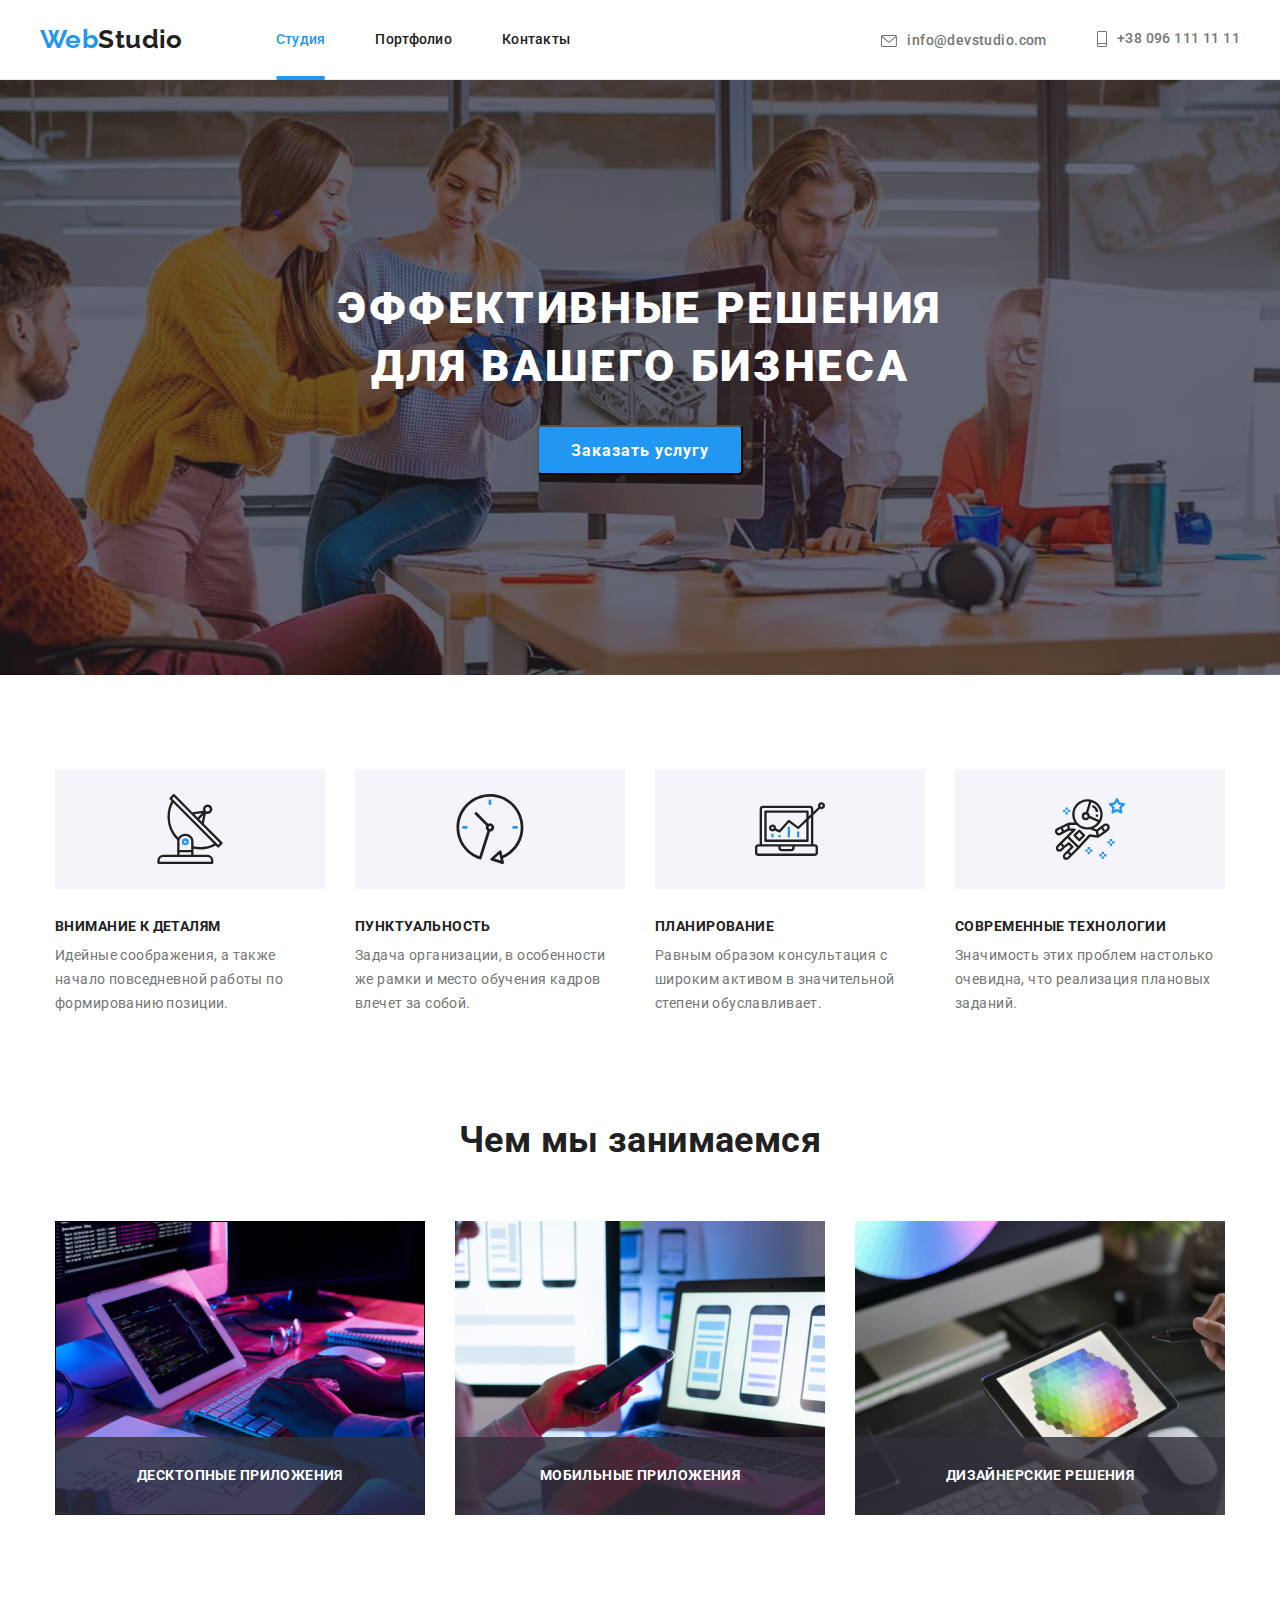
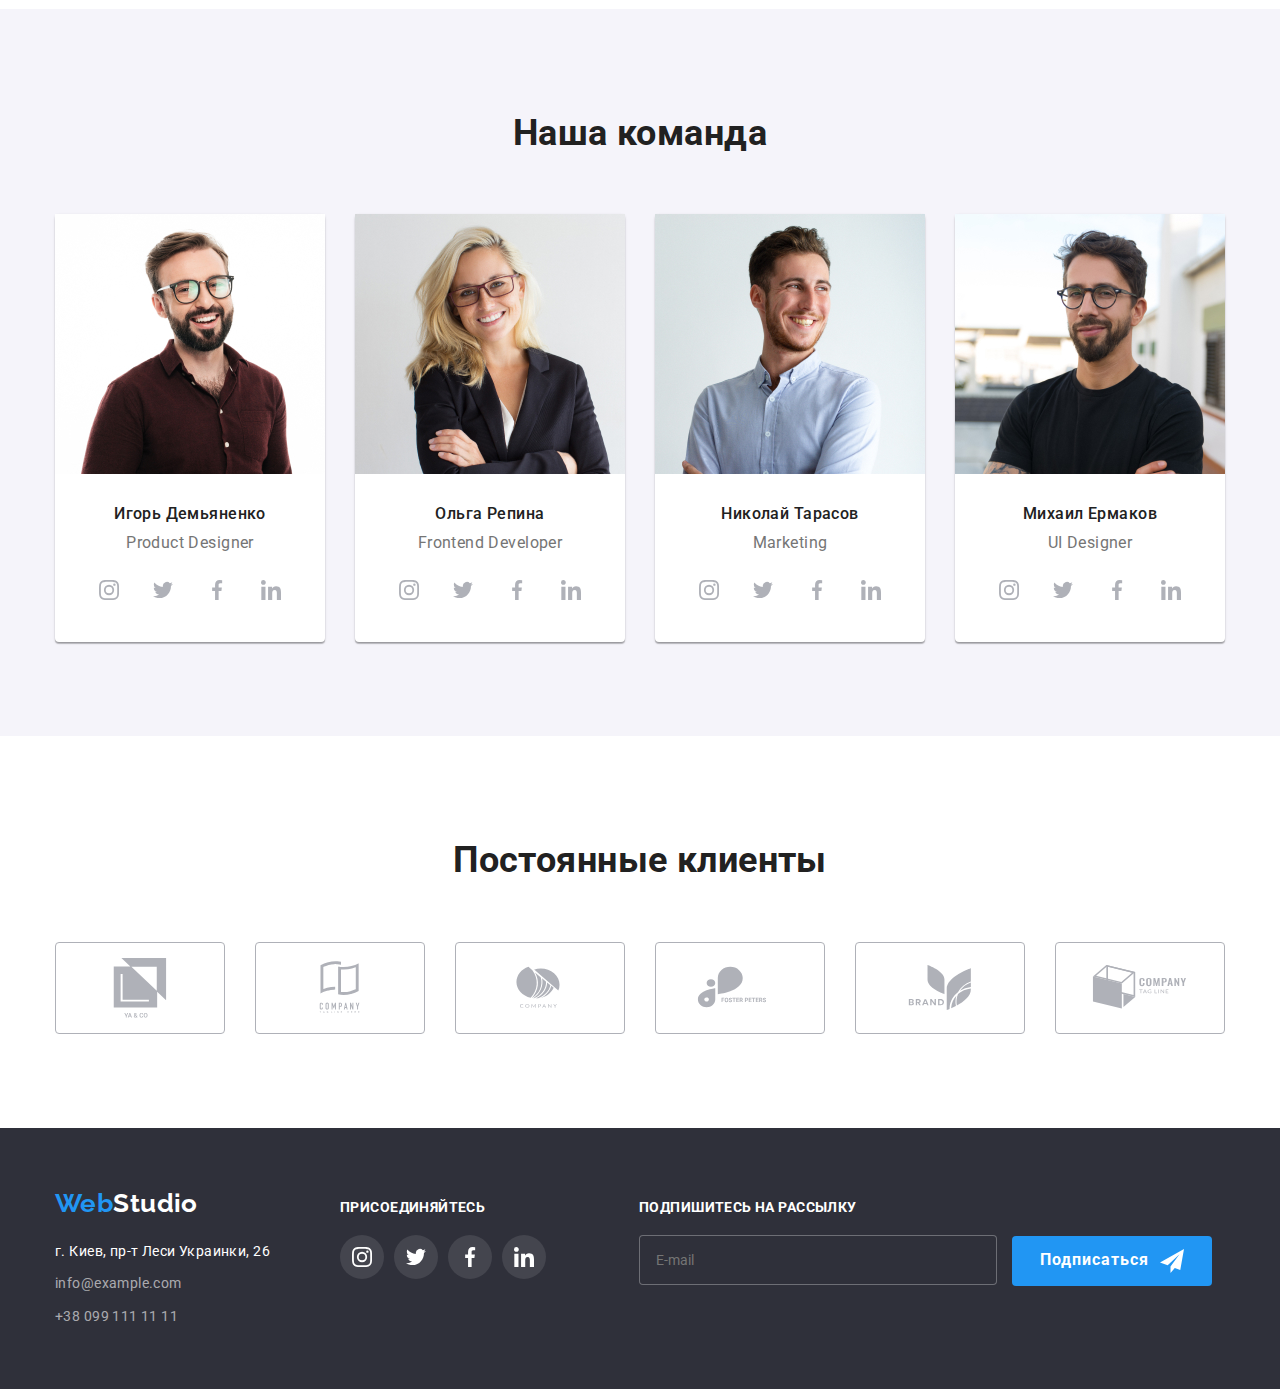
<file: index.html>
<!DOCTYPE html>
<html lang="ru">

<head>
    <meta charset="UTF-8">
    <meta http-equiv="X-UA-Compatible" content="IE=edge">
    <meta name="viewport" content="width=device-width, initial-scale=1.0">
    <title>Document</title>
    <link rel="preconnect" href="https://fonts.googleapis.com">
    <link rel="preconnect" href="https://fonts.gstatic.com" crossorigin>
    <link
        href="https://fonts.googleapis.com/css2?family=Raleway:wght@700&family=Roboto:wght@400;500;700;900&display=swap"
        rel="stylesheet">
    <link rel="stylesheet" href="https://cdnjs.cloudflare.com/ajax/libs/modern-normalize/1.1.0/modern-normalize.min.css"
        integrity="sha512-wpPYUAdjBVSE4KJnH1VR1HeZfpl1ub8YT/NKx4PuQ5NmX2tKuGu6U/JRp5y+Y8XG2tV+wKQpNHVUX03MfMFn9Q=="
        crossorigin="anonymous" referrerpolicy="no-referrer" />
    <link rel="stylesheet" href="./css/main.min.css">
</head>

<body>
    <!--Главный хедер-->
    <header class="header">
        <!--Меню навигации-->
        <div class="container header-section">
            <nav class="header-section__nav">

                <a class="logo" href="/">Web<span class="logo__color--black">Studio</span></a>

                <ul class="site-nav">
                    <li class="site-nav__item">
                        <a href="" class="site-nav__link  site-nav__link--current">Студия</a>
                    </li>
                    <li class="site-nav__item">
                        <a class="site-nav__link" href="./portfolio.html">Портфолио</a>
                    </li>
                    <li class="site-nav__item">
                        <a class="site-nav__link" href="">Контакты</a>
                    </li>
                </ul>
            </nav>
            <!--Контакты в меню-->
            <ul class="header-contact">
                <li class="header-contact__item">
                    <a class="header-contact__link" href="mailto:info@devstudio.com">
                        <svg class="header-contact__icon" width="16px" height="12px">
                            <use href="./images/sprite.svg#mail"></use>
                        </svg>info@devstudio.com
                    </a>
                </li>
                <li class="header-contact__item">
                    <a class="header-contact__link" href="tel:+380961111111">
                        <svg class="header-contact__icon" width="10px" height="16px">
                            <use href="./images/sprite.svg#mobile"></use>
                        </svg>+38 096 111 11 11

                    </a>
                </li>
            </ul>

        </div>

    </header>

    <main>
        <!--Герой-->
        <section class="hero">
            <div class="container">
                <h1 class="hero__title">Эффективные решения <br>
                    для вашего бизнеса</h1>
                <button data-modal-open type="button" class="hero__button">
                    Заказать услугу
                </button>
            </div>
        </section>

        <!--Преимущества-->
        <section class="section-advant">
            <div class="container advant-section">
                <h2 class="section-title visually-hidden">Преимущества</h2>
                <ul class="advantage-list">

                    <li class="advantage-list__item">
                        <div class="advant">
                            <div class="advant__icon-container">
                                <svg class="advant__icon">
                                    <use href="./images/sprite.svg#antenna"></use>
                                </svg>
                            </div>
                            <h3 class="advant__subtitle">Внимание к деталям</h3>
                            <p class="advant__descript">Идейные соображения, а также начало повседневной работы по
                                формированию
                                позиции.
                            </p>
                        </div>
                    </li>

                    <li class="advantage-list__item">
                        <div class="advant">
                            <div class="advant__icon-container">
                                <svg class="advant__icon">
                                    <use href="./images/sprite.svg#clock"></use>
                                </svg>
                            </div>
                            <h3 class="advant__subtitle">Пунктуальность</h3>
                            <p class="advant__descript">Задача организации, в особенности же рамки и место обучения
                                кадров
                                влечет за
                                собой.
                            </p>
                        </div>

                    </li>

                    <li class="advantage-list__item">
                        <div class="advant">
                            <div class="advant__icon-container">
                                <svg class="advant__icon">
                                    <use href="./images/sprite.svg#diagram"></use>
                                </svg>
                            </div>
                            <h3 class="advant__subtitle">Планирование</h3>
                            <p class="advant__descript">Равным образом консультация с широким активом в значительной
                                степени
                                обуславливает.
                            </p>
                        </div>
                    </li>

                    <li class="advantage-list__item">
                        <div class="advant">
                            <div class="advant__icon-container">
                                <svg class="advant__icon">
                                    <use href="./images/sprite.svg#astronaut"></use>
                                </svg>
                            </div>
                            <h3 class="advant__subtitle">Современные технологии</h3>
                            <p class="advant__descript">Значимость этих проблем настолько очевидна, что реализация
                                плановых
                                заданий.
                            </p>
                        </div>
                    </li>

                </ul>
            </div>
        </section>

        <!--Чем мы занимаемся-->
        <section class="section-works">
            <div class="container works-container">
                <h2 class="section-title">Чем мы занимаемся</h2>

                <ul class="works-list">

                    <li class="works-list__item">
                        <div class="works">
                            <img class="works__img" src="./images/box1.jpg" width="370"
                                alt="Рабочий стол с клавиатурой" />
                            <div class="works__title-container">
                                <h3 class="works__title">Десктопные приложения</h3>
                            </div>
                        </div>
                    </li>

                    <li class="works-list__item">
                        <div class="works">
                            <img class="works__img" src="./images/box2.jpg" width="370" alt="Ноутбук с телефоном" />
                            <div class="works__title-container">
                                <h3 class="works__title">Мобильные приложения</h3>
                            </div>
                        </div>
                    </li>

                    <li class="works-list__item">
                        <div class="works">
                            <img class="works__img" src="./images/box3.jpg" width="370"
                                alt="Планшет с палитрой цветов" />
                            <div class="works__title-container">
                                <h3 class="works__title">Дизайнерские решения</h3>
                            </div>
                        </div>
                    </li>

                </ul>
            </div>

        </section>

        <!--Наша команда-->
        <section class="comand-section">
            <div class="container">
                <h2 class="section-title">Наша команда</h2>
                <ul class="comand-list">

                    <li class="comand-list__item">
                        <div class="team">
                            <img class="team__img" src="./images/img1.jpg" width="270" alt="Мужчина" />
                            <div class="team__content">
                                <h3 class="team__subtitle">Игорь Демьяненко</h3>
                                <p class="team__descript">Product Designer</p>
                                <ul class="team__icon-list">

                                    <li class="team__icon-item">
                                        <a class="team__icon-link" href="">
                                            <svg class="team__social-icon">
                                                <use href="./images/sprite.svg#instagram"></use>
                                            </svg>
                                        </a>
                                    </li>

                                    <li class="team__icon-item">
                                        <a class="team__icon-link" href="">
                                            <svg class="team__social-icon">
                                                <use href="./images/sprite.svg#twitter"></use>
                                            </svg>
                                        </a>
                                    </li>

                                    <li class="team__icon-item">
                                        <a class="team__icon-link" href="">
                                            <svg class="team__social-icon">
                                                <use href="./images/sprite.svg#facebook"></use>
                                            </svg>
                                        </a>
                                    </li>

                                    <li class="team__icon-item">
                                        <a class="team__icon-link" href="">
                                            <svg class="team__social-icon">
                                                <use href="./images/sprite.svg#linkedin"></use>
                                            </svg>
                                        </a>
                                    </li>
                                </ul>
                            </div>
                        </div>

                    </li>

                    <li class="comand-list__item">
                        <div class="team">
                            <img class="team__img" src="./images/img2.jpg" width="270" alt="Девушка" />
                            <div class="team__content">
                                <h3 class="team__subtitle">Ольга Репина</h3>
                                <p class="team__descript">Frontend Developer</p>
                                <ul class="team__icon-list">

                                    <li class="team__icon-item">
                                        <a class="team__icon-link" href="">
                                            <svg class="team__social-icon">
                                                <use class="icon" href="./images/sprite.svg#instagram"></use>
                                            </svg>
                                        </a>
                                    </li>

                                    <li class="team__icon-item">
                                        <a class="team__icon-link" href="">
                                            <svg class="team__social-icon">
                                                <use href="./images/sprite.svg#twitter"></use>
                                            </svg>
                                        </a>
                                    </li>

                                    <li class="team__icon-item">
                                        <a class="team__icon-link" href="">
                                            <svg class="team__social-icon">
                                                <use href="./images/sprite.svg#facebook"></use>
                                            </svg>
                                        </a>
                                    </li>

                                    <li class="team__icon-item">
                                        <a class="team__icon-link" href="">
                                            <svg class="team__social-icon">
                                                <use href="./images/sprite.svg#linkedin"></use>
                                            </svg>
                                        </a>
                                    </li>

                                </ul>
                            </div>
                        </div>
                    </li>

                    <li class="comand-list__item">
                        <div class="team">
                            <img class="team__img" src="./images/img3.jpg" width="270" alt="Мужчина" />
                            <div class="team__content">
                                <h3 class="team__subtitle">Николай Тарасов</h3>
                                <p class="team__descript">Marketing</p>
                                <ul class="team__icon-list">

                                    <li class="team__icon-item">
                                        <a class="team__icon-link" href="">
                                            <svg class="team__social-icon">
                                                <use class="icon" href="./images/sprite.svg#instagram"></use>
                                            </svg>
                                        </a>
                                    </li>

                                    <li class="team__icon-item">
                                        <a class="team__icon-link" href="">
                                            <svg class="team__social-icon">
                                                <use href="./images/sprite.svg#twitter"></use>
                                            </svg>
                                        </a>
                                    </li>

                                    <li class="team__icon-item">
                                        <a class="team__icon-link" href="">
                                            <svg class="team__social-icon">
                                                <use href="./images/sprite.svg#facebook"></use>
                                            </svg>
                                        </a>
                                    </li>

                                    <li class="team__icon-item">
                                        <a class="team__icon-link" href="">
                                            <svg class="team__social-icon">
                                                <use href="./images/sprite.svg#linkedin"></use>
                                            </svg>
                                        </a>
                                    </li>
                                </ul>
                            </div>
                        </div>

                    </li>

                    <li class="comand-list__item">
                        <img class="team__img" src="./images/img4.jpg" width="270" alt="Мужчина" />
                        <div class="team__content">
                            <h3 class="team__subtitle">Михаил Ермаков</h3>
                            <p class="team__descript">UI Designer</p>
                            <ul class="team__icon-list">

                                <li class="team__icon-item">
                                    <a class="team__icon-link" href="">
                                        <svg class="team__social-icon">
                                            <use class="icon" href="./images/sprite.svg#instagram"></use>
                                        </svg>
                                    </a>
                                </li>

                                <li class="team__icon-item">
                                    <a class="team__icon-link" href="">
                                        <svg class="team__social-icon">
                                            <use href="./images/sprite.svg#twitter"></use>
                                        </svg>
                                    </a>
                                </li>

                                <li class="team__icon-item">
                                    <a class="team__icon-link" href="">
                                        <svg class="team__social-icon">
                                            <use href="./images/sprite.svg#facebook"></use>
                                        </svg>
                                    </a>
                                </li>

                                <li class="team__icon-item">
                                    <a class="team__icon-link" href="">
                                        <svg class="team__social-icon">
                                            <use href="./images/sprite.svg#linkedin"></use>
                                        </svg>
                                    </a>
                                </li>

                            </ul>
                        </div>
                    </li>

                </ul>
            </div>
        </section>

        <!--Клиенты-->
        <section class="clients">
            <div class="container">
                <h2 class="section-title">Постоянные клиенты</h2>
                <ul class="clients__list">
                    <li class="clients__item">
                        <a href="" class="clients__link">
                            <svg class="clients__icon">
                                <use href="./images/sprite.svg#logo1"></use>
                            </svg>
                        </a>
                    </li>
                    <li class="clients__item">
                        <a href="" class="clients__link">
                            <svg class="clients__icon">
                                <use href="./images/sprite.svg#logo2"></use>
                            </svg>
                        </a>
                    </li>
                    <li class="clients__item">
                        <a href="" class="clients__link">
                            <svg class="clients__icon">
                                <use href="./images/sprite.svg#logo3"></use>
                            </svg>
                        </a>
                    </li>
                    <li class="clients__item">
                        <a href="" class="clients__link">
                            <svg class="clients__icon">
                                <use href="./images/sprite.svg#logo4"></use>
                            </svg>
                        </a>
                    </li>
                    <li class="clients__item">
                        <a href="" class="clients__link">
                            <svg class="clients__icon">
                                <use href="./images/sprite.svg#logo5"></use>
                            </svg>
                        </a>
                    </li>
                    <li class="clients__item">
                        <a href="" class="clients__link">
                            <svg class="clients__icon">
                                <use href="./images/sprite.svg#logo6"></use>
                            </svg>
                        </a>
                    </li>

                </ul>
            </div>
        </section>
    </main>

    <footer class="footer">
        <div class="container footer-container">
            <div class="adress-container">
                <a class="logo" href="/">Web<span class="logo__color--white">Studio</span></a>
                <address class="adress">

                    <p class="adress__item">г. Киев, пр-т Леси Украинки, 26</p>

                    <a href="" class="adress__link">info@example.com</a>

                    <a href="" class="adress__link">+38 099 111 11 11</a>


                </address>
            </div>

            <div class="join">
                <p class="footer__title">Присоединяйтесь</p>
                <ul class="join__list">
                    <li class="join__item">
                        <a href="" class="join__link">
                            <svg class="join__icon">
                                <use href="./images/sprite.svg#instagram"></use>
                            </svg>
                        </a>
                    </li>
                    <li class="join__item">
                        <a href="" class="join__link">
                            <svg class="join__icon">
                                <use href="./images/sprite.svg#twitter"></use>
                            </svg>
                        </a>
                    </li>
                    <li class="join__item">
                        <a href="" class="join__link">
                            <svg class="join__icon">
                                <use href="./images/sprite.svg#facebook"></use>
                            </svg>
                        </a>
                    </li>
                    <li class="join__item">
                        <a href="" class="join__link">
                            <svg class="join__icon">
                                <use href="./images/sprite.svg#linkedin"></use>
                            </svg>
                        </a>
                    </li>
                </ul>
            </div>

            <form class="footer-form" name="footer-form">
                <p class="footer__title">Подпишитесь на рассылку</p>
                <label for="mail"></label>
                <input class="footer-form__input" type="email" name="mail" placeholder="E-mail" id="mail">
                <button class="submit-button" type="submit">
                    <svg class="submit-button__icon">
                        <use href="./images/sprite.svg#join"></use>
                    </svg>
                    Подписаться
                </button>

            </form>
        </div>
    </footer>

    <div class="backdrop backdrop--is-hidden" data-modal>
        <div class="modal">
            <button type="button" class="modal__button-close" data-modal-close>
                <svg class="modal__icon-close">
                    <use href="./images/sprite.svg#close"></use>
                </svg>
            </button>
            <form class="modal-form" name="modal-form" autocomplete="off">
                <p class="modal-form__title">Оставьте свои данные, мы вам перезвоним</p>

                <ul class="modal-form__list">

                    <li class="modal-form__item">
                        <label class="modal-form__label" for="user-name">Имя</label>
                        <input class="modal-form__input" type="text" name="user-name" id="user-name"
                            autocomplete="name">
                        <svg class="modal-form__icon " width="12px" height="12px">
                            <use href="./images/sprite.svg#name"></use>
                        </svg>
                    </li>

                    <li class="modal-form__item">
                        <label class="modal-form__label" for="user-phone">Телефон</label>
                        <input class="modal-form__input" type="tel" name="user-phone" id="user-phone"
                            autocomplete="tel">
                        <svg class="modal-form__icon" width="13" height="13">
                            <use href="./images/sprite.svg#phonem"></use>
                        </svg>
                    </li>

                    <li class="modal-form__item">
                        <label class="modal-form__label" for="user-mail">Почта</label>
                        <input class="modal-form__input" type="email" name="mail" id="user-mail" autocomplete="email">
                        <svg class="modal-form__icon modal-form__icon--hover" width="15" height="12">
                            <use href="./images/sprite.svg#mailm"></use>
                        </svg>
                    </li>

                    <li class="modal-form__item">
                        <label class="modal-form__label" for="comments">Комментарий</label>
                        <textarea class="modal-form__textarea" name="comments" rows="6" id="comments"
                            placeholder="Введите текст"></textarea>
                    </li>

                </ul>

                <p class="conditions">
                    <label class="conditions__label">
                        <input class="conditions__checkbox" type="checkbox" name="condition" value="yes">
                        <svg class="conditions__icon" width="16px" height="16px">
                            <use href="./images/sprite.svg#icon-check"></use>
                        </svg>
                        <span>Соглашаюсь с рассылкой и принимаю
                            <a class="conditions__link" href=""> Условия договора
                            </a>
                        </span>
                    </label>
                </p>

                <button type="submit" class="modal-form__button">Отправить</button>


            </form>
        </div>
    </div>

    <script src="./js/modal.js">

    </script>

</body>

</html>
</file>
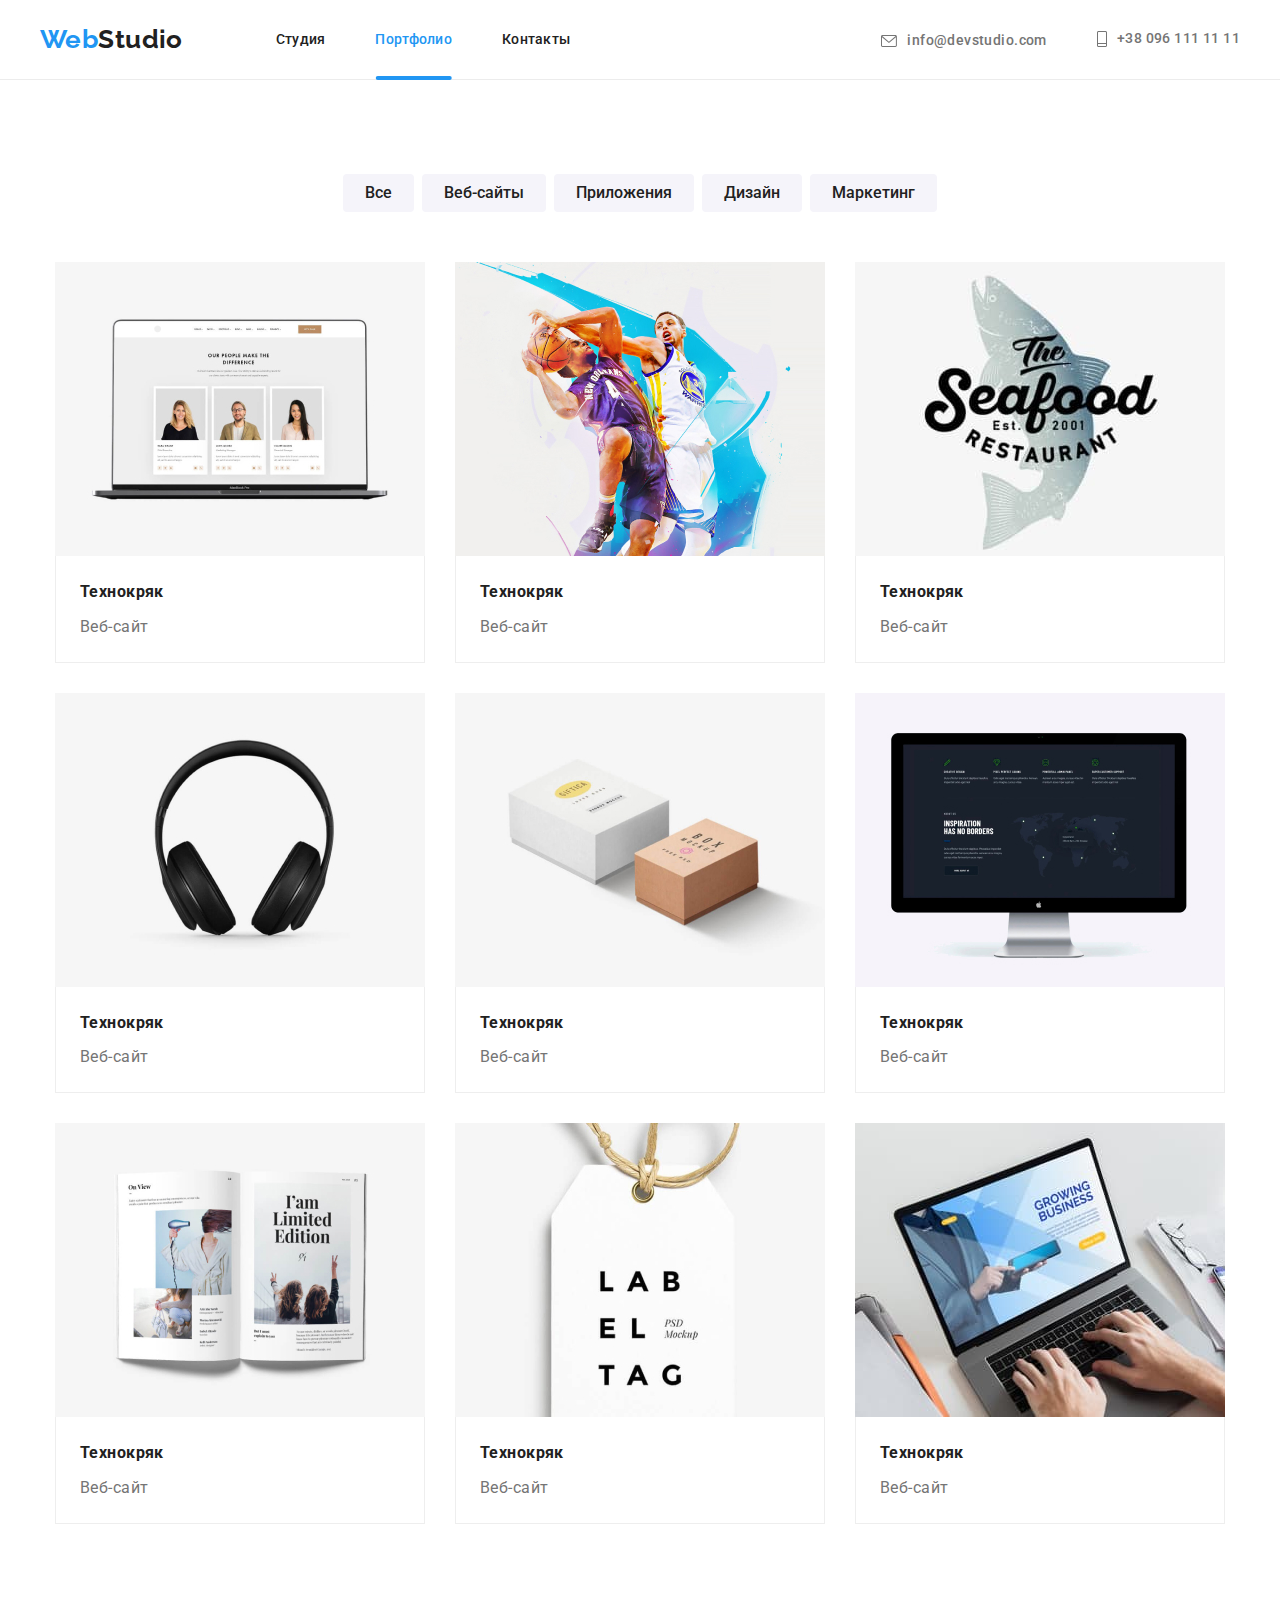
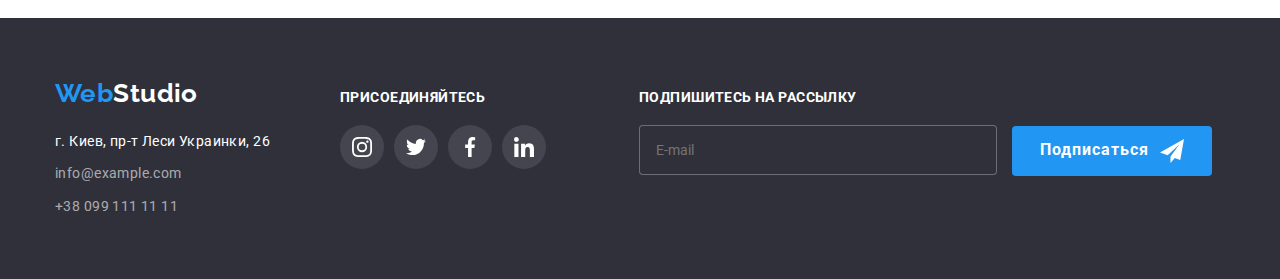
<file: portfolio.html>
<!DOCTYPE html>
<html lang="ru">

<head>
    <meta charset="UTF-8">
    <meta http-equiv="X-UA-Compatible" content="IE=edge">
    <meta name="viewport" content="width=device-width, initial-scale=1.0">
    <title>Document</title>
    <link rel="preconnect" href="https://fonts.googleapis.com">
    <link rel="preconnect" href="https://fonts.gstatic.com" crossorigin>
    <link
        href="https://fonts.googleapis.com/css2?family=Raleway:wght@700&family=Roboto:wght@400;500;700;900&display=swap"
        rel="stylesheet">
    <link rel="stylesheet" href="https://cdnjs.cloudflare.com/ajax/libs/modern-normalize/1.1.0/modern-normalize.min.css"
        integrity="sha512-wpPYUAdjBVSE4KJnH1VR1HeZfpl1ub8YT/NKx4PuQ5NmX2tKuGu6U/JRp5y+Y8XG2tV+wKQpNHVUX03MfMFn9Q=="
        crossorigin="anonymous" referrerpolicy="no-referrer" />
    <link rel="stylesheet" href="./css/main.min.css">
</head>

<body>
    <!--Главный хедер-->
    <header class="header">
        <!--Меню навигации-->
        <div class="container header-section">
            <nav class="header-section__nav">

                <a class="logo" href="/">Web<span class="logo__color--black">Studio</span></a>

                <ul class="site-nav">
                    <li class="site-nav__item">
                        <a href="./index.html" class="site-nav__link ">Студия</a>
                    </li>
                    <li class="site-nav__item">
                        <a class="site-nav__link site-nav__link--current" href="">Портфолио</a>
                    </li>
                    <li class="site-nav__item">
                        <a class="site-nav__link" href="">Контакты</a>
                    </li>
                </ul>
            </nav>
            <!--Контакты в меню-->
            <ul class="header-contact">
                <li class="header-contact__item">
                    <a class="header-contact__link" href="mailto:info@devstudio.com">
                        <svg class="header-contact__icon" width="16px" height="12px">
                            <use href="./images/sprite.svg#mail"></use>
                        </svg>info@devstudio.com
                    </a>
                </li>
                <li class="header-contact__item">
                    <a class="header-contact__link" href="tel:+380961111111">
                        <svg class="header-contact__icon" width="10px" height="16px">
                            <use href="./images/sprite.svg#mobile"></use>
                        </svg>+38 096 111 11 11

                    </a>
                </li>
            </ul>

        </div>

    </header>

    <main>
        <!--Навигация галереи-->

        <section class="portfolio">
            <div class="container section-portfolio">
                <h1 class="visually-hidden">Портфолио</h1>
                <ul class="button-list">
                    <li class="button-list__item">
                        <button type="button" class="button">Все</button>
                    </li>
                    <li class="button-list__item">
                        <button type="button" class="button">Веб-сайты</button>
                    </li>
                    <li class="button-list__item">
                        <button type="button" class="button">Приложения</button>
                    </li>
                    <li class="button-list__item">
                        <button type="button" class="button">Дизайн</button>
                    </li>
                    <li class="button-list__item">
                        <button type="button" class="button">Маркетинг</button>
                    </li>
                </ul>

                <!--Галерея работ-->
                <ul class="portfolio__list">
                    <li class="portfolio__items">
                        <a href="" class="product">
                            <div class="product__img-thumb">
                                <img class="product__img" src="./images/portfolio/img.jpg" alt="Ноутбук" width="370">
                                <div class="product__descript--hover">
                                    <p>Технокряк это современная площадка распространения коронавируса. Компании
                                        используют
                                        эту платформу для цифрового
                                        шпионажа и атак на защищённые сервера конкурентов.
                                    </p>
                                </div>
                            </div>
                            <div class="product__descriopion">
                                <h3 class="product__subtitle">Технокряк</h3>
                                <p class="product__descript">Веб-сайт</p>
                            </div>
                        </a>
                    </li>

                    <li class="portfolio__items">
                        <a href="" class="product">
                            <div class="product__img-thumb">
                                <img class="product__img" src="./images/portfolio/img(1).jpg" alt="Два баскетболиста"
                                    width="370">
                                <div class="product__descript--hover">
                                    <p>Технокряк это современная площадка распространения коронавируса. Компании
                                        используют
                                        эту платформу для цифрового
                                        шпионажа и атак на защищённые сервера конкурентов.
                                    </p>
                                </div>
                            </div>
                            <div class="product__descriopion">
                                <h3 class="product__subtitle">Технокряк</h3>
                                <p class="product__descript">Веб-сайт</p>
                            </div>
                        </a>
                    </li>

                    <li class="portfolio__items">
                        <a href="" class="product">
                            <div class="product__img-thumb">
                                <img class="product__img" src="./images/portfolio/img(2).jpg" alt="Логотип рестарана"
                                    width="370">
                                <div class="product__descript--hover">
                                    <p>Технокряк это современная площадка распространения коронавируса. Компании
                                        используют
                                        эту платформу для цифрового
                                        шпионажа и атак на защищённые сервера конкурентов.
                                    </p>
                                </div>
                            </div>
                            <div class="product__descriopion">
                                <h3 class="product__subtitle">Технокряк</h3>
                                <p class="product__descript">Веб-сайт</p>
                            </div>
                        </a>
                    </li>

                    <li class="portfolio__items">
                        <a href="" class="product">
                            <div class="product__img-thumb">
                                <img class="product__img" src="./images/portfolio/img(3).jpg" alt="Наушники"
                                    width="370">
                                <div class="product__descript--hover">
                                    <p>Технокряк это современная площадка распространения коронавируса. Компании
                                        используют
                                        эту платформу для цифрового
                                        шпионажа и атак на защищённые сервера конкурентов.
                                    </p>
                                </div>
                            </div>
                            <div class="product__descriopion">
                                <h3 class="product__subtitle">Технокряк</h3>
                                <p class="product__descript">Веб-сайт</p>
                            </div>
                        </a>
                    </li>

                    <li class="portfolio__items">
                        <a href="" class="product">
                            <div class="product__img-thumb">
                                <img class="product__img" src="./images/portfolio/img(4).jpg" alt="Две коробки"
                                    width="370">
                                <div class="product__descript--hover">
                                    <p>Технокряк это современная площадка распространения коронавируса. Компании
                                        используют
                                        эту платформу для цифрового
                                        шпионажа и атак на защищённые сервера конкурентов.
                                    </p>
                                </div>
                            </div>
                            <div class="product__descriopion">
                                <h3 class="product__subtitle">Технокряк</h3>
                                <p class="product__descript">Веб-сайт</p>
                            </div>
                        </a>
                    </li>

                    <li class="portfolio__items">
                        <a href="" class="product">
                            <div class="product__img-thumb">
                                <img class="product__img" src="./images/portfolio/img(5).jpg" alt="Монитор Мак"
                                    width="370">
                                <div class="product__descript--hover">
                                    <p>Технокряк это современная площадка распространения коронавируса. Компании
                                        используют
                                        эту платформу для цифрового
                                        шпионажа и атак на защищённые сервера конкурентов.
                                    </p>
                                </div>
                            </div>
                            <div class="product__descriopion">
                                <h3 class="product__subtitle">Технокряк</h3>
                                <p class="product__descript">Веб-сайт</p>
                            </div>
                        </a>
                    </li>

                    <li class="portfolio__items">
                        <a href="" class="product">
                            <div class="product__img-thumb">
                                <img class="product__img" src="./images/portfolio/img(6).jpg" alt="Развёрнутый журнал"
                                    width="370">
                                <div class="product__descript--hover">
                                    <p>Технокряк это современная площадка распространения коронавируса. Компании
                                        используют
                                        эту платформу для цифрового
                                        шпионажа и атак на защищённые сервера конкурентов.
                                    </p>
                                </div>
                            </div>
                            <div class="product__descriopion">
                                <h3 class="product__subtitle">Технокряк</h3>
                                <p class="product__descript">Веб-сайт</p>
                            </div>
                        </a>
                    </li>

                    <li class="portfolio__items">
                        <a href="" class="product">
                            <div class="product__img-thumb">
                                <img class="product__img" src="./images/portfolio/img(7).jpg" alt="Бирка от одежды"
                                    width="370">
                                <div class="product__descript--hover">
                                    <p>Технокряк это современная площадка распространения коронавируса. Компании
                                        используют
                                        эту платформу для цифрового
                                        шпионажа и атак на защищённые сервера конкурентов.
                                    </p>
                                </div>
                            </div>
                            <div class="product__descriopion">
                                <h3 class="product__subtitle">Технокряк</h3>
                                <p class="product__descript">Веб-сайт</p>
                            </div>
                        </a>
                    </li>

                    <li class="portfolio__items">
                        <a href="" class="product">
                            <div class="product__img-thumb">
                                <img class="product__img" src="./images/portfolio/img(8).jpg" alt="Ноутбук" width="370">
                                <div class="product__descript--hover">
                                    <p>Технокряк это современная площадка распространения коронавируса. Компании
                                        используют
                                        эту платформу для цифрового
                                        шпионажа и атак на защищённые сервера конкурентов.
                                    </p>
                                </div>
                            </div>
                            <div class="product__descriopion">
                                <h3 class="product__subtitle">Технокряк</h3>
                                <p class="product__descript">Веб-сайт</p>
                            </div>
                        </a>
                    </li>
                </ul>
            </div>
        </section>
    </main>


    <footer class="footer">
        <div class="container footer-container">
            <div class="adress-container">
                <a class="logo" href="/">Web<span class="logo__color--white">Studio</span></a>
                <address class="adress">

                    <p class="adress__item">г. Киев, пр-т Леси Украинки, 26</p>

                    <a href="" class="adress__link">info@example.com</a>

                    <a href="" class="adress__link">+38 099 111 11 11</a>


                </address>
            </div>

            <div class="join">
                <p class="footer__title">Присоединяйтесь</p>
                <ul class="join__list">
                    <li class="join__item">
                        <a href="" class="join__link">
                            <svg class="join__icon">
                                <use href="./images/sprite.svg#instagram"></use>
                            </svg>
                        </a>
                    </li>
                    <li class="join__item">
                        <a href="" class="join__link">
                            <svg class="join__icon">
                                <use href="./images/sprite.svg#twitter"></use>
                            </svg>
                        </a>
                    </li>
                    <li class="join__item">
                        <a href="" class="join__link">
                            <svg class="join__icon">
                                <use href="./images/sprite.svg#facebook"></use>
                            </svg>
                        </a>
                    </li>
                    <li class="join__item">
                        <a href="" class="join__link">
                            <svg class="join__icon">
                                <use href="./images/sprite.svg#linkedin"></use>
                            </svg>
                        </a>
                    </li>
                </ul>
            </div>

            <form class="footer-form" name="footer-form">
                <p class="footer__title">Подпишитесь на рассылку</p>
                <label for="mail"></label>
                <input class="footer-form__input" type="email" name="mail" placeholder="E-mail" id="mail">
                <button class="submit-button" type="submit">
                    <svg class="submit-button__icon">
                        <use href="./images/sprite.svg#join"></use>
                    </svg>
                    Подписаться
                </button>

            </form>
        </div>
    </footer>




</body>

</html>
</file>
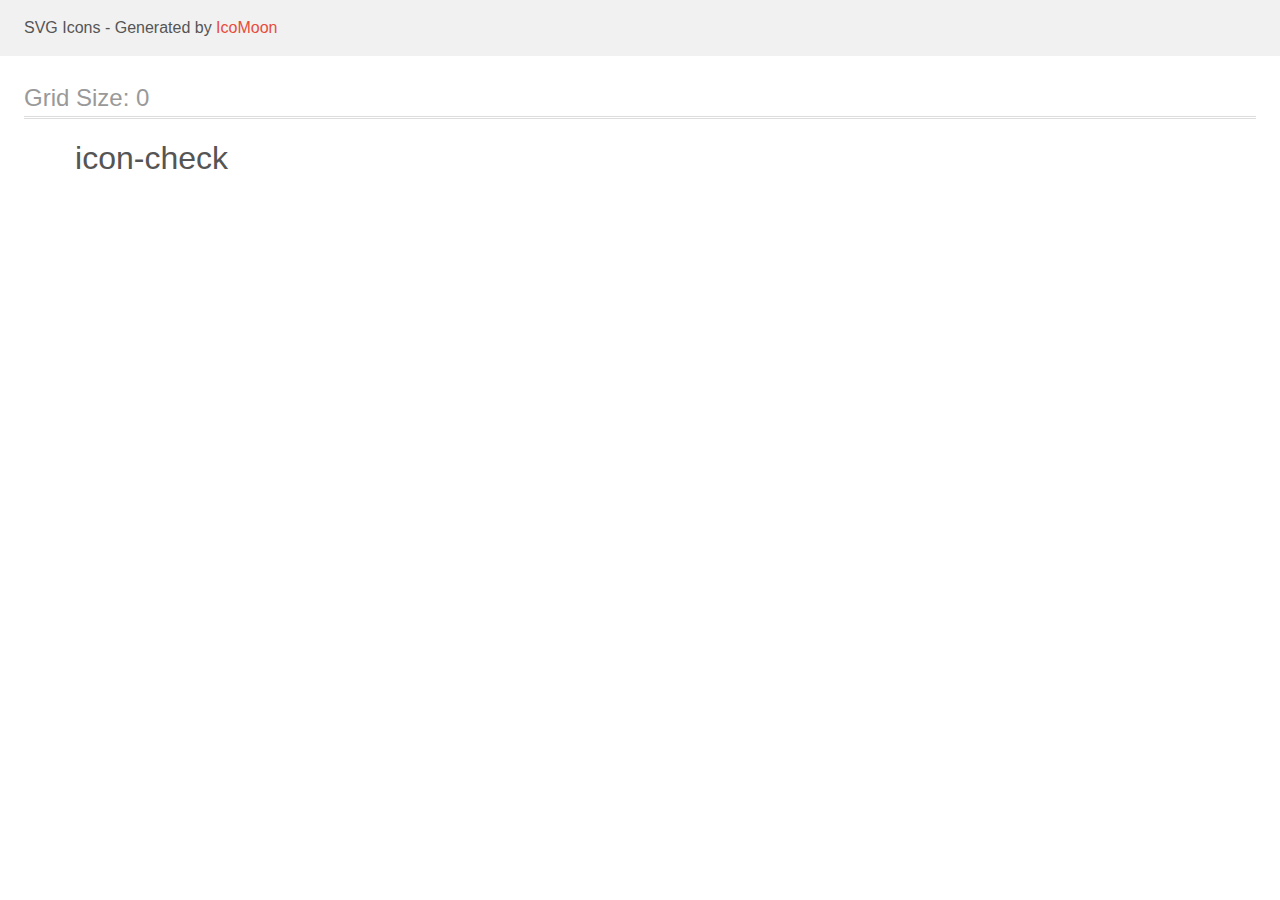
<file: images/checked/demo.html>
<!doctype html>
<html>
<head>
    <title>IcoMoon - SVG Icons</title>
    <meta charset="utf-8">
    <meta name="viewport" content="width=device-width, initial-scale=1">
    <link rel="stylesheet" href="demo-files/demo.css">
    <link rel="stylesheet" href="style.css">
</head>
<body>
<svg aria-hidden="true" style="position: absolute; width: 0; height: 0; overflow: hidden;" version="1.1" xmlns="http://www.w3.org/2000/svg" xmlns:xlink="http://www.w3.org/1999/xlink">
<defs>
<symbol id="icon-check" viewBox="0 0 34 32">
<path fill="#fff" style="fill: var(--color1, #fff); stroke: var(--color1, #fff)" stroke="#fff" stroke-linejoin="miter" stroke-linecap="butt" stroke-miterlimit="4" stroke-width="0.4267" d="M8.442 16.538l-0.147-0.141-0.147 0.139-2.057 1.95 0.162 0.156 7.605 7.253 0.147-0.141 16.171-15.426-0.162-0.154-2.029-1.935-0.147 0.141-13.98 13.325-5.417-5.167z"></path>
</symbol>
</defs>
</svg>

<header class="bgc1 clearfix">
<div class="mhl">
    <p>SVG Icons - Generated by <a href="https://icomoon.io/app">IcoMoon</a></p>
</div>
</header>
    <div class="clearfix mhl ptl">
        <h1 class="mvm mtn fgc1">Grid Size: 0</h1>
        <div class="glyph fs1">
            <div class="clearfix pbs">
                <svg class="icon icon-check"><use xlink:href="#icon-check"></use></svg><span class="name"> icon-check</span>
            </div>
        </div>
  </div>
<script defer src="svgxuse.js"></script>
</body>
</html>
</file>
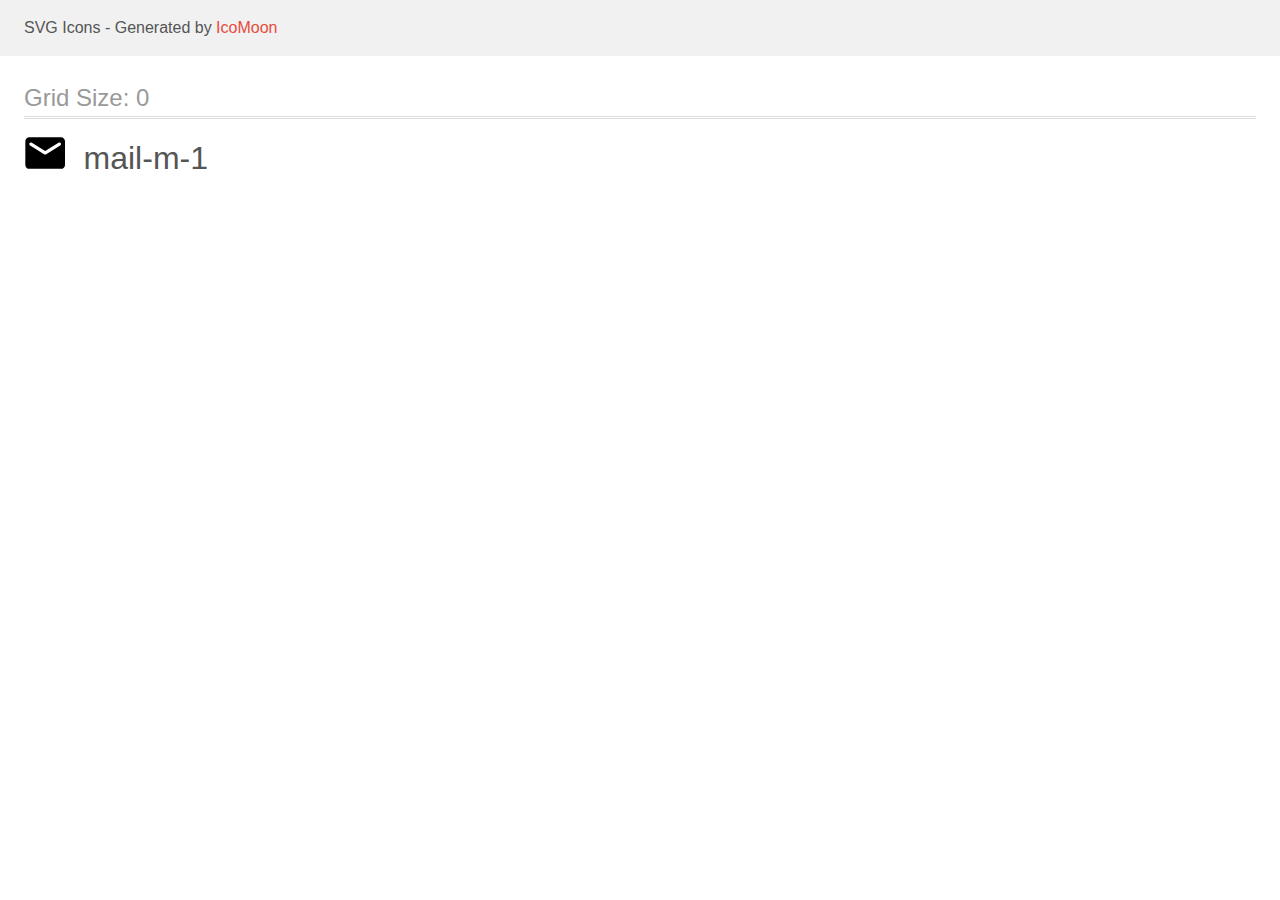
<file: images/icomoon2/demo.html>
<!doctype html>
<html>
<head>
    <title>IcoMoon - SVG Icons</title>
    <meta charset="utf-8">
    <meta name="viewport" content="width=device-width, initial-scale=1">
    <link rel="stylesheet" href="demo-files/demo.css">
    <link rel="stylesheet" href="style.css">
</head>
<body>
<svg aria-hidden="true" style="position: absolute; width: 0; height: 0; overflow: hidden;" version="1.1" xmlns="http://www.w3.org/2000/svg" xmlns:xlink="http://www.w3.org/1999/xlink">
<defs>
<symbol id="mail-m-1" viewBox="0 0 43 32">
<path d="M37.333 0h-32c-2.2 0-3.981 1.8-3.981 4l-0.019 24c0 2.2 1.8 4 4 4h32c2.2 0 4-1.8 4-4v-24c0-2.2-1.8-4-4-4zM36.533 8.501l-14.139 8.837c-0.302 0.188-0.668 0.3-1.060 0.3s-0.758-0.112-1.069-0.305l0.009 0.005-14.141-8.84c-0.503-0.301-0.835-0.843-0.835-1.463 0-0.938 0.761-1.699 1.699-1.699 0.349 0 0.673 0.105 0.943 0.285l-0.006-0.004 13.4 8.381 13.4-8.381c0.264-0.176 0.588-0.282 0.937-0.282 0.938 0 1.699 0.761 1.699 1.699 0 0.62-0.332 1.162-0.828 1.459l-0.008 0.004z"></path>
</symbol>
</defs>
</svg>

<header class="bgc1 clearfix">
<div class="mhl">
    <p>SVG Icons - Generated by <a href="https://icomoon.io/app">IcoMoon</a></p>
</div>
</header>
    <div class="clearfix mhl ptl">
        <h1 class="mvm mtn fgc1">Grid Size: 0</h1>
        <div class="glyph fs1">
            <div class="clearfix pbs">
                <svg class="icon mail-m-1"><use xlink:href="#mail-m-1"></use></svg><span class="name"> mail-m-1</span>
            </div>
        </div>
  </div>
<script defer src="svgxuse.js"></script>
</body>
</html>
</file>
<file: images/checked/demo-files/demo.css>
body {
  padding: 0;
  margin: 0;
  font-family: sans-serif;
  font-size: 1em;
  line-height: 1.5;
  color: #555;
  background: #fff;
}
h1 {
  font-size: 1.5em;
  font-weight: normal;
  box-shadow: 0 1px #ddd, 0 2px #fff, 0 3px #ddd;
}
small {
  font-size: .66666667em;
}
a {
  color: #e74c3c;
  text-decoration: none;
}
a:hover, a:focus {
  box-shadow: 0 1px #e74c3c;
}
.bshadow0, input {
  box-shadow: inset 0 -2px #e7e7e7;
}
input:hover {
  box-shadow: inset 0 -2px #ccc;
}
input, fieldset {
  font-size: 1em;
  margin: 0;
  padding: 0;
  border: 0;
}
input {
  color: inherit;
  line-height: 1.5;
  height: 1.5em;
  padding: .25em 0;
}
input:focus {
  outline: none;
  box-shadow: inset 0 -2px #449fdb;
}
.glyph {
  font-size: 16px;
  margin-right: 1.5em;
  float: left;
  width: 17em;
}
svg {
  color: #000;
}
.liga {
  width: 80%;
  width: calc(100% - 2.5em);
}
.talign-right {
  text-align: right;
}
.talign-center {
  text-align: center;
}
.bgc1 {
  background: #f1f1f1;
}
.fgc0 {
  color: #000;
}
.fgc1 {
  color: #999;
}
p {
  margin-top: 1em;
  margin-bottom: 1em;
}
.mvm {
  margin-top: .75em;
  margin-bottom: .75em;
}
.mtn {
  margin-top: 0;
}
.mtl, .mal {
  margin-top: 1.5em;
}
.mbl, .mal {
  margin-bottom: 1.5em;
}
.mal, .mhl {
  margin-left: 1.5em;
  margin-right: 1.5em;
}
.mhmm {
  margin-left: 1em;
  margin-right: 1em;
}
.ptl {
  padding-top: 1.5em;
}
.pbs, .pvs {
  padding-bottom: .25em;
}
.pvs, .pts {
  padding-top: .25em;
}
.unit {
  float: left;
}
.unitRight {
  float: right;
}
.size1of2 {
  width: 50%;
}
.size1of1 {
  width: 100%;
}
.clearfix:before, .clearfix:after {
  content: " ";
  display: table;
}
.clearfix:after {
  clear: both;
}
.hidden-true {
  display: none;
}
.textbox0 {
  width: 3em;
  background: #f1f1f1;
  padding: .25em .5em;
  line-height: 1.5;
  height: 1.5em;
}
.fs0 {
  font-size: 16px;
}
.fs1 {
  font-size: 32px;
}
.name {
  margin-left: .25em;
}
</file>
<file: images/checked/style.css>
.icon {
  display: inline-block;
  width: 1em;
  height: 1em;
  stroke-width: 0;
  stroke: currentColor;
  fill: currentColor;
}

/* ==========================================
Single-colored icons can be modified like so:
.name {
  font-size: 32px;
  color: red;
}
========================================== */

.icon-check {
  width: 1.06640625em;
}
</file>
<file: images/icomoon2/demo-files/demo.css>
body {
  padding: 0;
  margin: 0;
  font-family: sans-serif;
  font-size: 1em;
  line-height: 1.5;
  color: #555;
  background: #fff;
}
h1 {
  font-size: 1.5em;
  font-weight: normal;
  box-shadow: 0 1px #ddd, 0 2px #fff, 0 3px #ddd;
}
small {
  font-size: .66666667em;
}
a {
  color: #e74c3c;
  text-decoration: none;
}
a:hover, a:focus {
  box-shadow: 0 1px #e74c3c;
}
.bshadow0, input {
  box-shadow: inset 0 -2px #e7e7e7;
}
input:hover {
  box-shadow: inset 0 -2px #ccc;
}
input, fieldset {
  font-size: 1em;
  margin: 0;
  padding: 0;
  border: 0;
}
input {
  color: inherit;
  line-height: 1.5;
  height: 1.5em;
  padding: .25em 0;
}
input:focus {
  outline: none;
  box-shadow: inset 0 -2px #449fdb;
}
.glyph {
  font-size: 16px;
  margin-right: 1.5em;
  float: left;
  width: 17em;
}
svg {
  color: #000;
}
.liga {
  width: 80%;
  width: calc(100% - 2.5em);
}
.talign-right {
  text-align: right;
}
.talign-center {
  text-align: center;
}
.bgc1 {
  background: #f1f1f1;
}
.fgc0 {
  color: #000;
}
.fgc1 {
  color: #999;
}
p {
  margin-top: 1em;
  margin-bottom: 1em;
}
.mvm {
  margin-top: .75em;
  margin-bottom: .75em;
}
.mtn {
  margin-top: 0;
}
.mtl, .mal {
  margin-top: 1.5em;
}
.mbl, .mal {
  margin-bottom: 1.5em;
}
.mal, .mhl {
  margin-left: 1.5em;
  margin-right: 1.5em;
}
.mhmm {
  margin-left: 1em;
  margin-right: 1em;
}
.ptl {
  padding-top: 1.5em;
}
.pbs, .pvs {
  padding-bottom: .25em;
}
.pvs, .pts {
  padding-top: .25em;
}
.unit {
  float: left;
}
.unitRight {
  float: right;
}
.size1of2 {
  width: 50%;
}
.size1of1 {
  width: 100%;
}
.clearfix:before, .clearfix:after {
  content: " ";
  display: table;
}
.clearfix:after {
  clear: both;
}
.hidden-true {
  display: none;
}
.textbox0 {
  width: 3em;
  background: #f1f1f1;
  padding: .25em .5em;
  line-height: 1.5;
  height: 1.5em;
}
.fs0 {
  font-size: 16px;
}
.fs1 {
  font-size: 32px;
}
.name {
  margin-left: .25em;
}
</file>
<file: images/icomoon2/style.css>
.icon {
  display: inline-block;
  width: 1em;
  height: 1em;
  stroke-width: 0;
  stroke: currentColor;
  fill: currentColor;
}

/* ==========================================
Single-colored icons can be modified like so:
.name {
  font-size: 32px;
  color: red;
}
========================================== */

.mail-m-1 {
  width: 1.3330078125em;
}
</file>
<file: css/main.min.css>
/*! modern-normalize v1.1.0 | MIT License | https://github.com/sindresorhus/modern-normalize */*,::before,::after{-webkit-box-sizing:border-box;box-sizing:border-box}html{line-height:1.15;-webkit-text-size-adjust:100%;-moz-tab-size:4;-o-tab-size:4;tab-size:4}body{margin:0;font-family:system-ui,-apple-system,"Segoe UI",Roboto,Helvetica,Arial,sans-serif,"Apple Color Emoji","Segoe UI Emoji"}hr{height:0;color:inherit}abbr[title]{-webkit-text-decoration:underline dotted;text-decoration:underline dotted}b,strong{font-weight:bolder}code,kbd,samp,pre{font-family:ui-monospace, SFMono-Regular, Consolas, "Liberation Mono", Menlo, monospace;font-size:1em}small{font-size:80%}sub,sup{font-size:75%;line-height:0;position:relative;vertical-align:baseline}sub{bottom:-0.25em}sup{top:-0.5em}table{text-indent:0;border-color:inherit}button,input,optgroup,select,textarea{font-family:inherit;font-size:100%;line-height:1.15;margin:0}button,select{text-transform:none}button,[type="button"],[type="reset"],[type="submit"]{-webkit-appearance:button}::-moz-focus-inner{border-style:none;padding:0}:-moz-focusring{outline:1px dotted ButtonText}:-moz-ui-invalid{box-shadow:none}legend{padding:0}progress{vertical-align:baseline}::-webkit-inner-spin-button,::-webkit-outer-spin-button{height:auto}[type="search"]{-webkit-appearance:textfield;outline-offset:-2px}::-webkit-search-decoration{-webkit-appearance:none}::-webkit-file-upload-button{-webkit-appearance:button;font:inherit}summary{display:list-item}body{margin:0;background-color:#fff;color:#212121;font-size:14px;font-family:Roboto, sans-serif;font-style:normal;font-weight:normal;line-height:1.7;letter-spacing:0.03em}img{display:block}h1,h2,h3,p,a,ul{margin:0;padding:0}ul{list-style:none}.container{width:1200px;margin-right:auto;margin-left:auto;padding-left:15px;padding-right:15px}.visually-hidden{position:absolute;width:1px;height:1px;margin:-1px;border:0;padding:0;white-space:nowrap;-webkit-clip-path:inset(100%);clip-path:inset(100%);clip:rect(0 0 0 0);overflow:hidden}.header{border-bottom:1px solid #ececec}.header-section{background-color:var(--bg-color)}.header-section__nav,.header-section{padding:0;display:-webkit-box;display:-ms-flexbox;display:flex;-webkit-box-align:center;-ms-flex-align:center;align-items:center}.header-contact__item:nth-child(2){margin-left:50px}.header-contact{display:-webkit-box;display:-ms-flexbox;display:flex;-webkit-box-pack:center;-ms-flex-pack:center;justify-content:center;-webkit-box-align:baseline;-ms-flex-align:baseline;align-items:baseline;margin-left:auto}.header-contact__link{display:-webkit-box;display:-ms-flexbox;display:flex;-webkit-box-align:center;-ms-flex-align:center;align-items:center;color:#757575;text-decoration:none;font-weight:500;line-height:1.1em;-webkit-transition-property:color;transition-property:color;-webkit-transition-duration:250ms;transition-duration:250ms;-webkit-transition-timing-function:cubic-bezier(0.4, 0, 0.2, 1);transition-timing-function:cubic-bezier(0.4, 0, 0.2, 1)}.header-contact__link:hover{color:#2196f3}.header-contact__icon{display:-webkit-box;display:-ms-flexbox;display:flex;-webkit-box-align:center;-ms-flex-align:center;align-items:center;margin-right:10px;border:0;fill:#757575;-webkit-transition:fill 250ms cubic-bezier(0.4, 0, 0.2, 1);transition:fill 250ms cubic-bezier(0.4, 0, 0.2, 1)}.header-contact__link:hover .header-contact__icon{fill:#2196f3}.logo{color:#2196f3;font-family:Raleway, sans-serif;font-weight:bold;font-size:26px;line-height:1.2;text-decoration:none}.logo__color--black{color:#212121}.logo__color--white{color:#fff}.site-nav{display:-webkit-box;display:-ms-flexbox;display:flex;margin-left:93px;padding:0}.site-nav__item{position:relative;padding-top:32px;padding-bottom:32px;cursor:pointer}.site-nav__item:not(:last-child){margin-right:50px}.site-nav__link{display:block;color:#212121;text-decoration:none;font-weight:500;font-size:14px;line-height:1.1em;letter-spacing:0.02em;-webkit-transition-property:color;transition-property:color;-webkit-transition-duration:250ms;transition-duration:250ms;-webkit-transition-timing-function:var(--transition-timing);transition-timing-function:var(--transition-timing)}.site-nav__item:hover .site-nav__link,.site-nav__item:focus .site-nav__link{color:#2196f3}.site-nav__link--current{color:#2196f3}.site-nav__link--current::after{content:"";display:inline-block;position:absolute;width:100%;height:4px;bottom:-1px;left:50%;-webkit-transform:translateX(-50%);transform:translateX(-50%);background-color:#2196f3;border-radius:2px}.hero{max-width:1600px;margin-left:auto;margin-right:auto;background-image:-webkit-gradient(linear, left top, left bottom, from(rgba(47,48,58,0.4)), to(rgba(47,48,58,0.4))),url(../images/Img.jpg);background-image:linear-gradient(to bottom, rgba(47,48,58,0.4), rgba(47,48,58,0.4)),url(../images/Img.jpg);background-repeat:no-repeat;background-position:center;background-size:cover;text-align:center;padding:200px 0px}.hero__title{margin-bottom:30px;color:#fff;font-weight:900;font-size:44px;line-height:1.3;letter-spacing:0.06em;text-transform:uppercase}.hero__button{display:inline-block;position:relative;min-width:200px;height:50px;padding:10px 32px;border-radius:4px;color:#fff;background-color:#2196f3;font-size:16px;font-weight:bold;font-size:16px;line-height:1.8em;letter-spacing:0.06em;overflow:hidden;cursor:pointer;-webkit-transition:background-color 250ms cubic-bezier(0.4, 0, 0.2, 1);transition:background-color 250ms cubic-bezier(0.4, 0, 0.2, 1)}.hero__button:hover,.hero__button:focus{background-color:#188ce8}.section-advant{margin-bottom:0;padding-top:94px;padding-bottom:94px}.section-title{margin-bottom:50px;font-weight:700;font-size:36px;text-align:center}.advantage-list{display:-webkit-box;display:-ms-flexbox;display:flex;-ms-flex-wrap:wrap;flex-wrap:wrap;margin:0;padding:0}.advantage-list__item{width:270px}.advantage-list__item:not(:last-child){margin-right:30px}.advant__icon-container{display:-webkit-inline-box;display:-ms-inline-flexbox;display:inline-flex;-webkit-box-pack:center;-ms-flex-pack:center;justify-content:center;-webkit-box-align:center;-ms-flex-align:center;align-items:center;margin-bottom:30px;width:270px;height:120px;background-color:#f5f4fa}.advant__icon{width:70px;height:70px}.advant__subtitle{margin-top:0;margin-bottom:10px;font-size:14px;font-weight:bold;line-height:1.1em;letter-spacing:0.03em;text-transform:uppercase}.advant__descript{color:#757575;line-height:1.7em}.section-works{margin:0;padding-bottom:94px}.section-title{margin-bottom:50px}.works-list{display:-webkit-box;display:-ms-flexbox;display:flex;-ms-flex-wrap:wrap;flex-wrap:wrap;margin:0;padding:0;list-style-type:none}.works-list__item{max-width:calc((100%-60px) / 3)}.works-list__item:not(:nth-child(3n+3)){margin-right:30px}.works-list__item:nth-child(n+4){margin-top:30px}.works{width:100%;position:relative}.works__title-container{position:absolute;bottom:0;padding-top:27px;padding-bottom:27px;width:100%;background-color:rgba(47,48,58,0.8)}.works__title{padding:0;color:#fff;font-size:14px;font-weight:700;text-align:center;text-transform:uppercase}.comand-section{background-color:#f5f4fa;padding-top:94px;padding-bottom:94px}.comand-list{display:-webkit-box;display:-ms-flexbox;display:flex;-ms-flex-wrap:wrap;flex-wrap:wrap;margin:0;padding:0;list-style:none}.comand-list__item{max-width:calc((100%-90px) / 4);background-color:#fff;border-radius:4px;-webkit-box-shadow:0px 1px 3px rgba(0,0,0,0.12),0px 1px 1px rgba(0,0,0,0.14),0px 2px 1px rgba(0,0,0,0.2);box-shadow:0px 1px 3px rgba(0,0,0,0.12),0px 1px 1px rgba(0,0,0,0.14),0px 2px 1px rgba(0,0,0,0.2)}.comand-list__item:not(:nth-child(4n+4)){margin-right:30px}.team__content{display:block;padding:30px 32px}.team__subtitle{margin-bottom:10px;font-size:16px;font-weight:500;line-height:1.2;text-align:center}.team__descript{color:#757575;font-size:16px;line-height:1.2;text-align:center}.team__icon-list{display:-webkit-box;display:-ms-flexbox;display:flex;margin-top:16px}.team__icon-item{margin:0;padding:0}.team__icon-item:not(:last-child){margin-right:10px}.team__icon-link{display:-webkit-inline-box;display:-ms-inline-flexbox;display:inline-flex;-webkit-box-pack:center;-ms-flex-pack:center;justify-content:center;-webkit-box-align:center;-ms-flex-align:center;align-items:center;padding:0;width:44px;height:44px;border-radius:50%;color:#afb1b8;-webkit-transition:background-color 250ms cubic-bezier(0.4, 0, 0.2, 1);transition:background-color 250ms cubic-bezier(0.4, 0, 0.2, 1)}.team__icon-link:hover{background-color:#2196f3}.team__social-icon{width:20px;height:20px;fill:currentColor;-webkit-transition:fill 250ms cubic-bezier(0.4, 0, 0.2, 1);transition:fill 250ms cubic-bezier(0.4, 0, 0.2, 1)}.team__icon-link:hover .team__social-icon{fill:#fff}.clients{padding-top:94px;padding-bottom:94px}.clients__list{display:-webkit-box;display:-ms-flexbox;display:flex;padding:0}.clients__item:not(:last-child){margin-right:30px}.clients__link{display:-webkit-box;display:-ms-flexbox;display:flex;-webkit-box-pack:center;-ms-flex-pack:center;justify-content:center;-webkit-box-align:center;-ms-flex-align:center;align-items:center;width:170px;height:92px;border:1px solid #afb1b8;border-radius:4px;-webkit-transition:border 250ms cubic-bezier(0.4, 0, 0.2, 1);transition:border 250ms cubic-bezier(0.4, 0, 0.2, 1)}.clients__link:hover{border-color:#2196f3}.clients__icon{width:106px;height:60px;fill:#afb1b8;-webkit-transition:fill 250ms cubic-bezier(0.4, 0, 0.2, 1);transition:fill 250ms cubic-bezier(0.4, 0, 0.2, 1)}.clients__link:hover .clients__icon{fill:#2196f3}.footer{padding-top:60px;padding-bottom:60px;background-color:#2f303a}.footer-container{display:-webkit-box;display:-ms-flexbox;display:flex;-webkit-box-align:baseline;-ms-flex-align:baseline;align-items:baseline}.footer__title{margin-bottom:20px;color:#fff;font-weight:700;line-height:1.2;text-transform:uppercase}.adress{margin-top:20px;padding:0}.adress__item{margin-bottom:9px;color:#fff;font-family:Roboto, sans-serif;font-style:normal;font-weight:normal;font-size:14px;line-height:24px}.adress__link{display:block;color:rgba(255,255,255,0.6);text-decoration:none;font-style:normal;-webkit-transition:color 250ms cubic-bezier(0.4, 0, 0.2, 1);transition:color 250ms cubic-bezier(0.4, 0, 0.2, 1)}.adress__link:not(:last-child){margin-bottom:9px}.adress__link:hover,.adress__link:focus{color:#fff}.join{margin-left:70px}.join__list{display:-webkit-inline-box;display:-ms-inline-flexbox;display:inline-flex}.join__icon{width:20px;height:20px;fill:currentColor}.join__item:not(:last-child){margin-right:10px}.join__link{display:-webkit-inline-box;display:-ms-inline-flexbox;display:inline-flex;-webkit-box-pack:center;-ms-flex-pack:center;justify-content:center;-webkit-box-align:center;-ms-flex-align:center;align-items:center;width:44px;height:44px;background-color:rgba(255,255,255,0.1);color:#fff;border-radius:50%;-webkit-transition:background-color 250ms cubic-bezier(0.4, 0, 0.2, 1);transition:background-color 250ms cubic-bezier(0.4, 0, 0.2, 1)}.join__link:hover,.join__link:focus{background-color:#2196f3}.footer-form{margin-left:93px}.footer-form__input{width:358px;height:50px;padding:15px 16px;border:1px solid rgba(255,255,255,0.3);border-radius:4px;background-color:#2f303a;color:#757575}.footer-form__input:focus{outline:none}.submit-button{display:-webkit-inline-box;display:-ms-inline-flexbox;display:inline-flex;-webkit-box-align:center;-ms-flex-align:center;align-items:center;margin-left:12px;padding:10px 28px;position:relative;width:200px;height:50px;border:0;border-radius:4px;background-color:#2196f3;color:#fff;font-size:16px;font-weight:700;line-height:1.8;letter-spacing:0.06em;color:#fff;cursor:pointer;-webkit-transition:background-color 250ms cubic-bezier(0.4, 0, 0.2, 1);transition:background-color 250ms cubic-bezier(0.4, 0, 0.2, 1)}.submit-button:hover,.submit-button:focus{background-color:#188ce8}.submit-button__icon{position:absolute;width:24px;height:24px;top:13px;right:28px}.portfolio{margin:0;padding-top:94px;padding-bottom:94px;text-decoration:none}.portfolio__list{display:-webkit-box;display:-ms-flexbox;display:flex;-ms-flex-wrap:wrap;flex-wrap:wrap;margin:0;padding:0;list-style:none}.portfolio__items{padding:0;max-width:calc((100%-60px) / 3)}.portfolio__items:not(:nth-child(3n+3)){margin-right:30px}.portfolio__items:not(:nth-last-child(-n+3)){margin-bottom:30px}.button-list{display:-webkit-box;display:-ms-flexbox;display:flex;-webkit-box-pack:center;-ms-flex-pack:center;justify-content:center;margin-top:0;margin-bottom:50px}.button-list__item{border-radius:4px}.button-list__item:not(:last-child){margin-right:8px}.button{display:inline-block;color:#212121;background-color:#f5f4fa;font-family:Roboto, sans-serif;font-style:normal;font-weight:500;font-size:16px;line-height:1.6em;cursor:pointer;padding:6px 22px;border:0;border-radius:4px;-webkit-transition:background-color 250ms cubic-bezier(0.4, 0, 0.2, 1);transition:background-color 250ms cubic-bezier(0.4, 0, 0.2, 1)}.button:hover,.button:focus{color:#fff;background-color:#2196f3;-webkit-box-shadow:0px 3px 1px rgba(0,0,0,0.1),0px 1px 2px rgba(0,0,0,0.08),0px 2px 2px rgba(0,0,0,0.12);box-shadow:0px 3px 1px rgba(0,0,0,0.1),0px 1px 2px rgba(0,0,0,0.08),0px 2px 2px rgba(0,0,0,0.12)}.product{display:block;padding:0;text-decoration:none;overflow:hidden}.product:hover,.product:focus{-webkit-box-shadow:0px 1px 1px rgba(0,0,0,0.12),0px 4px 4px rgba(0,0,0,0.06),1px 4px 6px rgba(0,0,0,0.16);box-shadow:0px 1px 1px rgba(0,0,0,0.12),0px 4px 4px rgba(0,0,0,0.06),1px 4px 6px rgba(0,0,0,0.16)}.product__img-thumb{position:relative;overflow:hidden}.product__img{overflow:hidden}.product__descript--hover{position:absolute;top:0;left:0;padding:63px 24px;width:100%;height:100%;-webkit-transform:translateY(101%);transform:translateY(101%);font-size:18px;line-height:1.5;color:#fff;background-color:rgba(33,150,243,0.9);-webkit-transition:-webkit-transform 250ms cubic-bezier(0.4, 0, 0.2, 1);transition:-webkit-transform 250ms cubic-bezier(0.4, 0, 0.2, 1);transition:transform 250ms cubic-bezier(0.4, 0, 0.2, 1);transition:transform 250ms cubic-bezier(0.4, 0, 0.2, 1), -webkit-transform 250ms cubic-bezier(0.4, 0, 0.2, 1)}.product:hover .product__descript--hover{-webkit-transform:translateX(0);transform:translateX(0)}.product__descriopion{border:1px solid #eeeeee;border-top:0;padding:20px 24px}.product__subtitle{margin-top:0;margin-bottom:4px;color:#212121;line-height:2}.product__descript{margin-top:0;color:#757575;font-size:16px;line-height:1.8;line-height:1.8em}.backdrop{position:fixed;top:0;left:0;width:100%;height:100%;background-color:rgba(0,0,0,0.2);-webkit-transition:opacity 500ms var(--transition-timing);transition:opacity 500ms var(--transition-timing);opacity:1}.backdrop--is-hidden{opacity:0;pointer-events:none}.modal{position:absolute;padding:40px 39px;top:50%;left:50%;-webkit-transform:translate(-50%, -50%) scale(1);transform:translate(-50%, -50%) scale(1);min-width:528px;min-height:581px;background-color:#fff;border-radius:4px;-webkit-transition:-webkit-transform 250ms cubic-bezier(0.4, 0, 0.2, 1);transition:-webkit-transform 250ms cubic-bezier(0.4, 0, 0.2, 1);transition:transform 250ms cubic-bezier(0.4, 0, 0.2, 1);transition:transform 250ms cubic-bezier(0.4, 0, 0.2, 1), -webkit-transform 250ms cubic-bezier(0.4, 0, 0.2, 1)}.backdrop--is-hidden .modal{-webkit-transform:translate(-50%, -50%) scale(0.8);transform:translate(-50%, -50%) scale(0.8)}.modal__button-close{position:absolute;display:-webkit-box;display:-ms-flexbox;display:flex;-webkit-box-pack:center;-ms-flex-pack:center;justify-content:center;-webkit-box-align:center;-ms-flex-align:center;align-items:center;margin:0;padding:0;top:8px;right:8px;width:30px;height:30px;border:1px solid rgba(0,0,0,0.1);border-radius:50%;background-color:#fff;cursor:pointer}.modal__button-close:hover{fill:#2196f3}.modal__icon-close{display:-webkit-inline-box;display:-ms-inline-flexbox;display:inline-flex;width:11px;height:11px;-webkit-transition:fill 250ms cubic-bezier(0.4, 0, 0.2, 1);transition:fill 250ms cubic-bezier(0.4, 0, 0.2, 1)}.modal-form{width:448px}.modal-form__title{margin-bottom:12px;text-align:center;font-size:20px;font-weight:700;line-height:1.2}.modal-form__item{display:-webkit-box;display:-ms-flexbox;display:flex;margin-bottom:10px;padding:0;position:relative;display:flex;-webkit-box-orient:vertical;-webkit-box-direction:normal;-ms-flex-direction:column;flex-direction:column;width:448px;cursor:pointer}.modal-form__label{display:-webkit-inline-box;display:-ms-inline-flexbox;display:inline-flex;margin-bottom:4px;color:#757575}.label-m{display:block}.modal-form__input{padding:12px 42px;width:448;height:40px;border:1px solid rgba(33,33,33,0.2);border-radius:4px;cursor:pointer;-webkit-transition:border 250ms cubic-bezier(0.4, 0, 0.2, 1);transition:border 250ms cubic-bezier(0.4, 0, 0.2, 1)}.modal-form__input:hover,.modal-form__input:focus{border:1px solid #2196f3;outline:none}.modal-form__textarea{margin-bottom:20px;padding:12px 16px;height:120px;border:1px solid rgba(33,33,33,0.2);border-radius:4px;resize:none;cursor:pointer}.modal-form__textarea:hover,.modal-form__textarea:focus{border:1px solid #2196f3;outline:none}.modal-form__icon{display:-webkit-inline-box;display:-ms-inline-flexbox;display:inline-flex;position:absolute;top:70%;left:15px;-webkit-transform:translateY(-70%);transform:translateY(-70%);-webkit-transition:fill 250ms cubic-bezier(0.4, 0, 0.2, 1);transition:fill 250ms cubic-bezier(0.4, 0, 0.2, 1)}.modal-form__input:hover+.modal-form__icon,.modal-form__input:focus+.modal-form__icon{fill:#2196f3}.conditions{margin-bottom:30px;text-align:center}.conditions__link{color:#2196f3}.conditions__label{display:-webkit-inline-box;display:-ms-inline-flexbox;display:inline-flex;-webkit-box-align:center;-ms-flex-align:center;align-items:center}.conditions__checkbox{position:absolute;-webkit-appearance:none;-moz-appearance:none;appearance:none}.conditions__icon{display:-webkit-box;display:-ms-flexbox;display:flex;-webkit-box-align:center;-ms-flex-align:center;align-items:center;margin-right:8px;border:2px solid #212121;border-radius:2px;background-color:#fff;fill:#fff}.conditions__checkbox:checked+.conditions__icon{background-color:#2196f3;border:0px}.modal-form__button{display:block;padding:10px 56px;width:200px;height:50px;margin-left:auto;margin-right:auto;border-radius:4px;border:0;font-weight:700;font-size:16px;line-height:1.9;letter-spacing:0.06em;background-color:#2196f3;color:#fff;cursor:pointer;-webkit-transition:background-color 250ms cubic-bezier(0.4, 0, 0.2, 1);transition:background-color 250ms cubic-bezier(0.4, 0, 0.2, 1)}.modal-form__button:hover,.modal-form__button:focus{background-color:#188ce8}
/*# sourceMappingURL=main.min.css.map */
</file>
